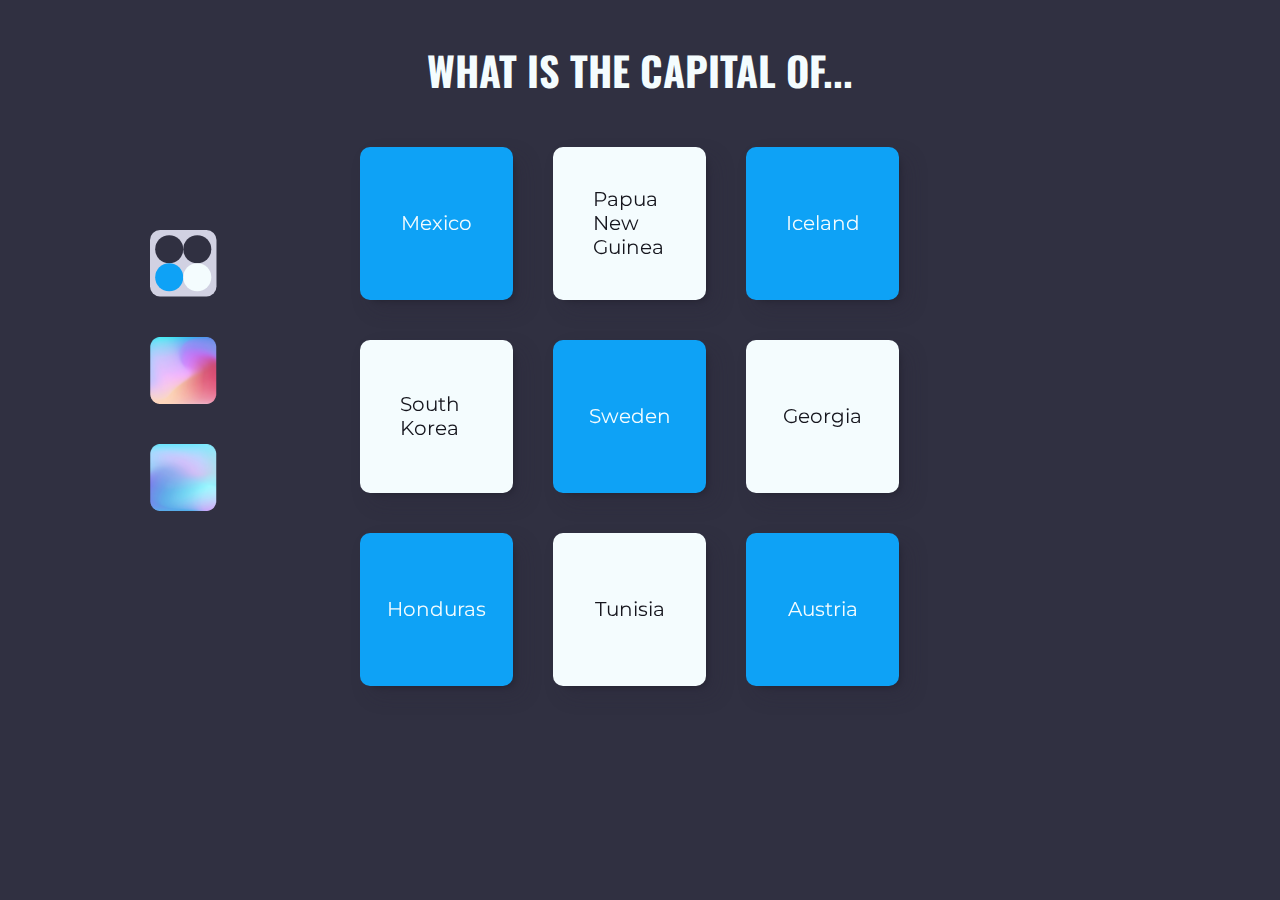
<file: index.html>
<!DOCTYPE html>
<html lang="en">
<head>
    <meta charset="UTF-8">
    <title>Country-Capital</title>
    <link rel="stylesheet" href="index.css">
    <link rel="preconnect" href="https://fonts.googleapis.com">
    <link rel="preconnect" href="https://fonts.gstatic.com" crossorigin>
    <link href="https://fonts.googleapis.com/css2?family=Montserrat:wght@500&family=Oswald:wght@500&display=swap" rel="stylesheet">
</head>
<body>
    <h1>WHAT IS THE CAPITAL OF...</h1>
    <section>
        <div class="row">
            <div class="card"> <!--1-->
                <div class="country-card">
                    <p class="country">Mexico</p>
                </div>
                <div class="capital-card">
                    <p class="capital">Mexico City</p>
                </div>
            </div>
            <div class="card"> <!--2-->
                <div class="country-card">
                    <p class="country">Papua New Guinea</p>
                </div>
                <div class="capital-card">
                    <p class="capital">Port Moresby</p>
                </div>
            </div>
            <div class="card"> <!--3-->
                <div class="country-card">
                    <p class="country">Iceland</p>
                </div>
                <div class="capital-card">
                    <p class="capital">Reykjavík</p>
                </div>
            </div>
        </div>

        <div class="row">
            <div class="card"> <!--4-->
                <div class="country-card">
                    <p class="country">South Korea</p>
                </div>
                <div class="capital-card">
                    <p class="capital">Seoul</p>
                </div>
            </div>
            <div class="card"> <!--5-->
                <div class="country-card">
                    <p class="country">Sweden</p>
                </div>
                <div class="capital-card">
                    <p class="capital">Stockholm</p>
                </div>
            </div>
            <div class="card"> <!--6-->
                <div class="country-card">
                    <p class="country">Georgia</p>
                </div>
                <div class="capital-card">
                    <p class="capital">Tbilisi</p>
                </div>
            </div>
        </div>

        <div class="row">
            <div class="card"> <!--7-->
                <div class="country-card">
                    <p class="country">Honduras</p>
                </div>
                <div class="capital-card">
                    <p class="capital">Tegucigalpa</p>
                </div>
            </div>
            <div class="card"> <!--8-->
                <div class="country-card">
                    <p class="country">Tunisia</p>
                </div>
                <div class="capital-card">
                    <p class="capital">Tunis</p>
                </div>
            </div>
            <div class="card"> <!--9-->
                <div class="country-card">
                    <p class="country">Austria</p>
                </div>
                <div class="capital-card">
                    <p class="capital">Vienna</p>
                </div>
            </div>
        </div>
    </section>
    <aside>
        <a href="index.html">
            <svg class="side-nav" width="67" height="67" viewBox="0 0 67 67" fill="none" xmlns="http://www.w3.org/2000/svg">
                <title>simple_icon</title>
                <rect width="66.4871" height="66.4871" rx="10" fill="#d1d1e2"/>
                <rect x="5.18079" y="5.18091" width="28.0627" height="28.0627" rx="14.0314" fill="#303041"/>
                <rect x="33.2435" y="5.18091" width="28.0627" height="28.0627" rx="14.0314" fill="#303041"/>
                <rect x="5.18079" y="33.2437" width="28.0627" height="28.0627" rx="14.0314" fill="#0EA2F6"/>
                <rect x="33.2435" y="33.2437" width="28.0627" height="28.0627" rx="14.0314" fill="#F4FCFE"/>
            </svg>
        </a>          
        <a href="indexGradientPink.html">
            <img class="side-nav" src="icons/pink.png" alt="pink-gradient-icon">
        </a>
        <a href="indexGradientBlue.html" alt="blue-gradient-page">
            <img class="side-nav" src="icons/blue.png" alt="blue-gradient-icon">
        </a>
    </aside>
</body>
</html>
</file>
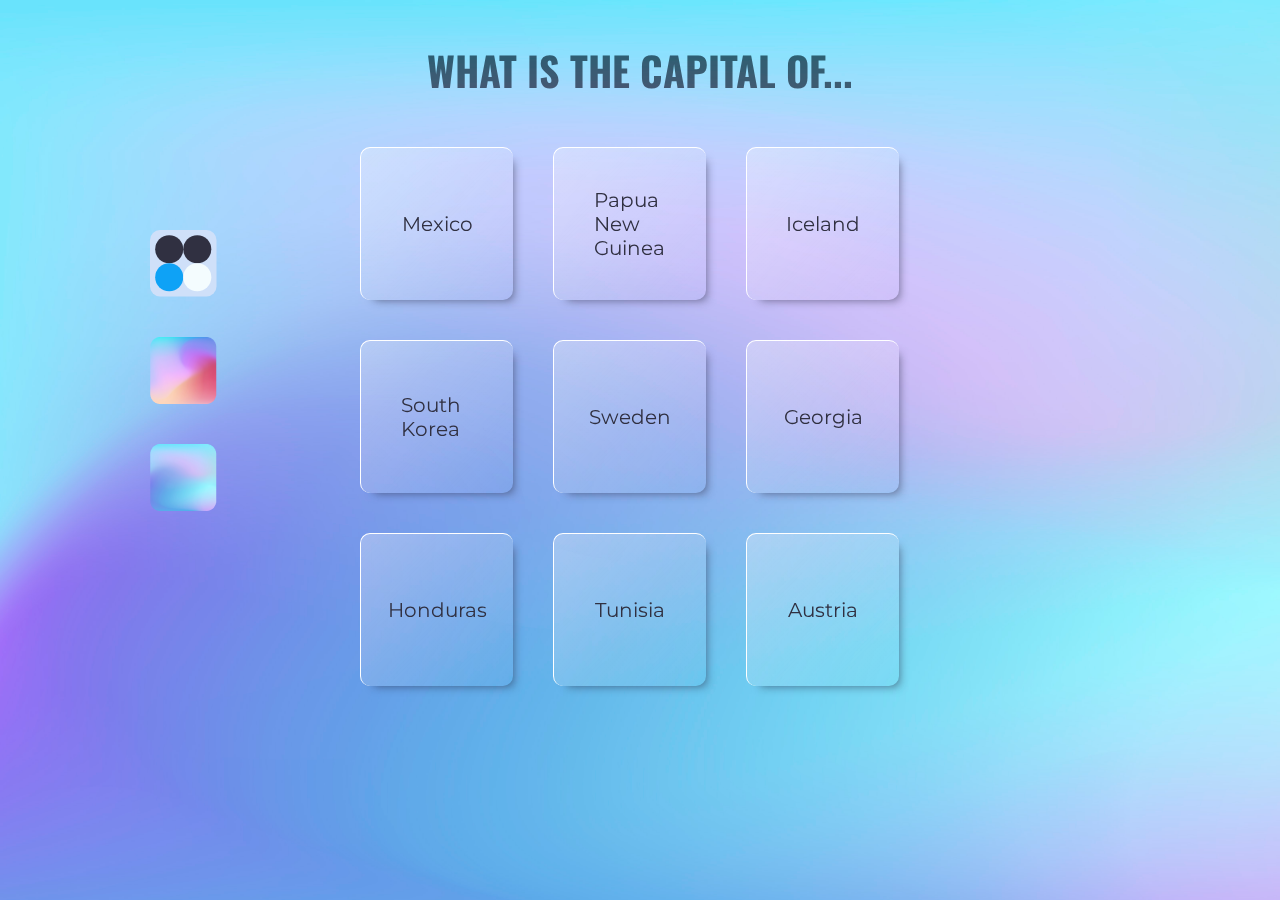
<file: indexGradientBlue.html>
<!DOCTYPE html>
<html lang="en">
<head>
    <meta charset="UTF-8">
    <title>Country-Capital</title>
    <link rel="stylesheet" href="indexGradientBlue.css">
    <link rel="preconnect" href="https://fonts.googleapis.com">
    <link rel="preconnect" href="https://fonts.gstatic.com" crossorigin>
    <link href="https://fonts.googleapis.com/css2?family=Montserrat:wght@500&family=Oswald:wght@500&display=swap" rel="stylesheet">
</head>
<body>
    <h1>WHAT IS THE CAPITAL OF...</h1>
    <section>
        <div class="row">
            <div class="card"> <!--1-->
                <div class="country-card">
                    <p class="country">Mexico</p>
                </div>
                <div class="capital-card">
                    <p class="capital">Mexico City</p>
                </div>
            </div>
            <div class="card"> <!--2-->
                <div class="country-card">
                    <p class="country">Papua New Guinea</p>
                </div>
                <div class="capital-card">
                    <p class="capital">Port Moresby</p>
                </div>
            </div>
            <div class="card"> <!--3-->
                <div class="country-card">
                    <p class="country">Iceland</p>
                </div>
                <div class="capital-card">
                    <p class="capital">Reykjavík</p>
                </div>
            </div>
        </div>

        <div class="row">
            <div class="card"> <!--4-->
                <div class="country-card">
                    <p class="country">South Korea</p>
                </div>
                <div class="capital-card">
                    <p class="capital">Seoul</p>
                </div>
            </div>
            <div class="card"> <!--5-->
                <div class="country-card">
                    <p class="country">Sweden</p>
                </div>
                <div class="capital-card">
                    <p class="capital">Stockholm</p>
                </div>
            </div>
            <div class="card"> <!--6-->
                <div class="country-card">
                    <p class="country">Georgia</p>
                </div>
                <div class="capital-card">
                    <p class="capital">Tbilisi</p>
                </div>
            </div>
        </div>

        <div class="row">
            <div class="card"> <!--7-->
                <div class="country-card">
                    <p class="country">Honduras</p>
                </div>
                <div class="capital-card">
                    <p class="capital">Tegucigalpa</p>
                </div>
            </div>
            <div class="card"> <!--8-->
                <div class="country-card">
                    <p class="country">Tunisia</p>
                </div>
                <div class="capital-card">
                    <p class="capital">Tunis</p>
                </div>
            </div>
            <div class="card"> <!--9-->
                <div class="country-card">
                    <p class="country">Austria</p>
                </div>
                <div class="capital-card">
                    <p class="capital">Vienna</p>
                </div>
            </div>
        </div>
    </section>
    <aside>
        <a href="index.html">
            <svg class="side-nav" class="top" width="67" height="67" viewBox="0 0 67 67" fill="none" xmlns="http://www.w3.org/2000/svg">
                <title>simple_icon</title>
                <rect width="66.4871" height="66.4871" rx="10" fill="#CFE0F9"/>
                <rect x="5.18079" y="5.18091" width="28.0627" height="28.0627" rx="14.0314" fill="#303041"/>
                <rect x="33.2435" y="5.18091" width="28.0627" height="28.0627" rx="14.0314" fill="#303041"/>
                <rect x="5.18079" y="33.2437" width="28.0627" height="28.0627" rx="14.0314" fill="#0EA2F6"/>
                <rect x="33.2435" y="33.2437" width="28.0627" height="28.0627" rx="14.0314" fill="#F4FCFE"/>
            </svg>
        </a>          
        <a href="indexGradientPink.html">
            <img class="side-nav" class="middle" src="icons/pink.png" alt="pink-gradient-icon">
        </a>
        <a href="indexGradientBlue.html" alt="blue-gradient-page">
            <img class="side-nav" class="bottom" src="icons/blue.png" alt="blue-gradient-icon">
        </a>
    </aside>
</body>
</html>
</file>
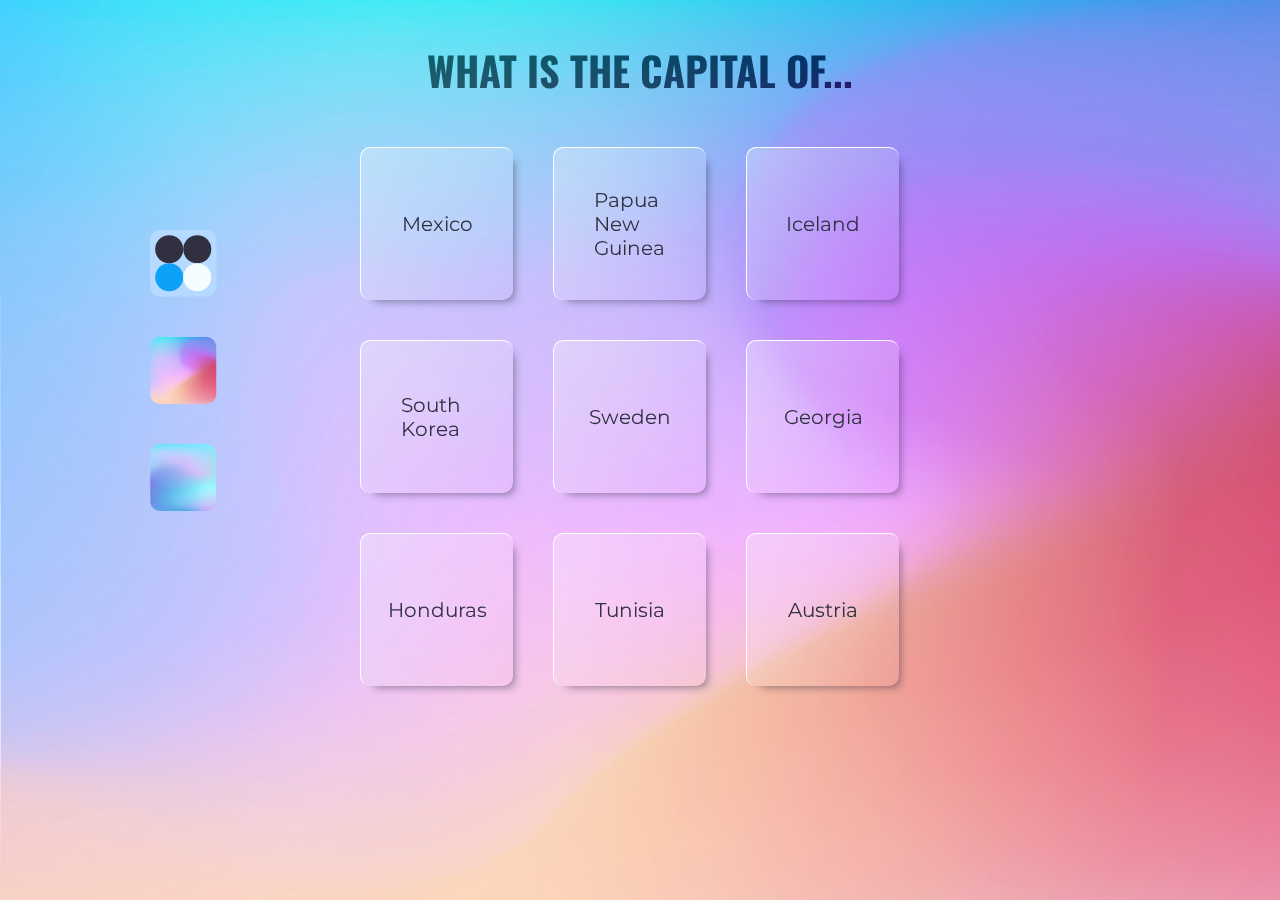
<file: indexGradientPink.html>
<!DOCTYPE html>
<html lang="en">
<head>
    <meta charset="UTF-8">
    <title>Country-Capital</title>
    <link rel="stylesheet" href="indexGradientPink.css">
    <link rel="preconnect" href="https://fonts.googleapis.com">
    <link rel="preconnect" href="https://fonts.gstatic.com" crossorigin>
    <link href="https://fonts.googleapis.com/css2?family=Montserrat:wght@500&family=Oswald:wght@500&display=swap" rel="stylesheet">
</head>
<body>
    <h1>WHAT IS THE CAPITAL OF...</h1>
    <section>
        <div class="row">
            <div class="card"> <!--1-->
                <div class="country-card">
                    <p class="country">Mexico</p>
                </div>
                <div class="capital-card">
                    <p class="capital">Mexico City</p>
                </div>
            </div>
            <div class="card"> <!--2-->
                <div class="country-card">
                    <p class="country">Papua New Guinea</p>
                </div>
                <div class="capital-card">
                    <p class="capital">Port Moresby</p>
                </div>
            </div>
            <div class="card"> <!--3-->
                <div class="country-card">
                    <p class="country">Iceland</p>
                </div>
                <div class="capital-card">
                    <p class="capital">Reykjavík</p>
                </div>
            </div>
        </div>

        <div class="row">
            <div class="card"> <!--4-->
                <div class="country-card">
                    <p class="country">South Korea</p>
                </div>
                <div class="capital-card">
                    <p class="capital">Seoul</p>
                </div>
            </div>
            <div class="card"> <!--5-->
                <div class="country-card">
                    <p class="country">Sweden</p>
                </div>
                <div class="capital-card">
                    <p class="capital">Stockholm</p>
                </div>
            </div>
            <div class="card"> <!--6-->
                <div class="country-card">
                    <p class="country">Georgia</p>
                </div>
                <div class="capital-card">
                    <p class="capital">Tbilisi</p>
                </div>
            </div>
        </div>

        <div class="row">
            <div class="card"> <!--7-->
                <div class="country-card">
                    <p class="country">Honduras</p>
                </div>
                <div class="capital-card">
                    <p class="capital">Tegucigalpa</p>
                </div>
            </div>
            <div class="card"> <!--8-->
                <div class="country-card">
                    <p class="country">Tunisia</p>
                </div>
                <div class="capital-card">
                    <p class="capital">Tunis</p>
                </div>
            </div>
            <div class="card"> <!--9-->
                <div class="country-card">
                    <p class="country">Austria</p>
                </div>
                <div class="capital-card">
                    <p class="capital">Vienna</p>
                </div>
            </div>
        </div>
    </section>
    <aside>
        <a href="index.html">
            <svg class="side-nav" class="top" width="67" height="67" viewBox="0 0 67 67" fill="none" xmlns="http://www.w3.org/2000/svg">
                <title>simple_icon</title>
                <rect width="66.4871" height="66.4871" rx="10" fill="#b6d9ff"/>
                <rect x="5.18079" y="5.18091" width="28.0627" height="28.0627" rx="14.0314" fill="#303041"/>
                <rect x="33.2435" y="5.18091" width="28.0627" height="28.0627" rx="14.0314" fill="#303041"/>
                <rect x="5.18079" y="33.2437" width="28.0627" height="28.0627" rx="14.0314" fill="#0EA2F6"/>
                <rect x="33.2435" y="33.2437" width="28.0627" height="28.0627" rx="14.0314" fill="#F4FCFE"/>
            </svg>
        </a>          
        <a href="indexGradientPink.html">
            <img class="side-nav" class="middle" src="icons/pink.png" alt="pink-gradient-icon">
        </a>
        <a href="indexGradientBlue.html" alt="blue-gradient-page">
            <img class="side-nav" class="bottom" src="icons/blue.png" alt="blue-gradient-icon">
        </a>
    </aside>
</body>
</html>
</file>
<file: index.css>
@import url("https://fonts.googleapis.com/css2?family=Montserrat:wght@500&family=Oswald:wght@500&display=swap");

body {
  background-color: #303041;
}

h1 {
  margin-top: 40px;
  font-size: 40px;
  text-align: center;
  color: #f4fcfe;
  font-family: "Oswald", sans-serif;
}

section {
  margin-left: auto;
  margin-right: auto;
  width: 600px;
  display: flex;
  flex-wrap: wrap;
}

.card {
  height: 153px;
  width: 153px;
  margin: 20px;
  transition: transform 1s ease-in-out;
  transform-style: preserve-3d;
  border-radius: 10px;
}

.card:hover {
  transform: rotateY(180deg);
}

.country-card, .capital-card {
  display: flex;
  justify-content: center;
  align-items: center;
  flex-wrap: wrap;
  height: 153px;
  width: 153px;
  border-radius: 10px;
  box-shadow: 10px 10px 20px 0 rgba(38, 35, 53, 0.2), 5px 5px 10px -7px rgba(11, 11, 12, 0.5);
  position: absolute;
  backface-visibility: hidden;
  box-sizing: border-box;
  padding: 0px 40px 0px 40px;
}

.capital-card {
  transform: rotateY(180deg);
}

.row {
  perspective: 500px;
  display: flex;
}

.row:nth-child(2n-1) > .card:nth-child(2n-1) > .country-card, .row:nth-child(2n) > .card:nth-child(2n) > .country-card{
  background-color: #0EA2F6;
}

.row:nth-child(2n-1) > .card:nth-child(2n) > .country-card, .row:nth-child(2n) > .card:nth-child(2n-1) > .country-card {
  background-color: #f4fcfe;
}

.capital-card {
  background-color: #fc0695;
}

.country, .capital {
  font-family: "Montserrat", sans-serif;
  font-size: 20px;
}

.row:nth-child(2n-1) > .card:nth-child(2n-1) > .country-card, .row:nth-child(2n) > .card:nth-child(2n) > .country-card {
  color: #f4fcfe;
}

.row:nth-child(2n-1) > .card:nth-child(2n) > .country-card, .row:nth-child(2n) > .card:nth-child(2n-1) > .country-card {
  color: #15151d;
}

.capital-card > p {
  color: #f4fcfe;
}

aside {
  position: absolute;
  top: 230px;
  left: 150px;
  display: flex;
  flex-direction: column;
  gap: 36px;
  border-radius: 10px;
}

.side-nav {
  height: 67px;
  width: 67px;
  transition: all .3s ease; 
}

.side-nav:hover {
  transform: scale(120%);
  border-radius: 12px;
}
</file>
<file: indexGradientBlue.css>
@import url("https://fonts.googleapis.com/css2?family=Montserrat:wght@500&family=Oswald:wght@500&display=swap");

body {
  background-image: url('gradients/blue_gradient.jpg');
  background-repeat: no-repeat;
  background-size: 1600px 950px;
}

h1 {
  margin-top: 40px;
  font-size: 40px;
  text-align: center;
  color: #f4fcfe;
  font-family: "Oswald", sans-serif;
  color: #5F828B;
  mix-blend-mode: difference;

}

section {
  margin-left: auto;
  margin-right: auto;
  width: 600px;
  display: flex;
  flex-wrap: wrap;
}

.card {
  height: 153px;
  width: 153px;
  margin: 20px;
  transition: transform 1s ease-in-out;
  transform-style: preserve-3d;
  border-radius: 10px;
}

.card:hover {
  transform: rotateY(180deg);
}

.country-card, .capital-card {
  display: flex;
  justify-content: center;
  align-items: center;
  flex-wrap: wrap;
  height: 153px;
  width: 153px;
  border-radius: 10px;
  background: linear-gradient(314.52deg, rgba(255, 253, 253, 0) 0%, rgba(255, 255, 255, 0.4) 126.86%);
  box-shadow: 7px 7px 10px -7px rgba(38, 38, 62, 0.6);
  position: absolute;
  backface-visibility: hidden;
  box-sizing: border-box;
  padding: 0px 40px 0px 40px;
  color: #303041;
  border-left: 1px solid white;
  border-top: 1px solid white;
}

.capital-card {
  transform: rotateY(180deg);
}

.row {
  perspective: 500px;
  display: flex;
}

.capital-card {
  background: linear-gradient(140deg, rgba(255, 255, 255, .8) -60%, rgb(78, 64, 202));
}

.country, .capital {
  font-family: "Montserrat", sans-serif;
  font-size: 20px;
}

.capital-card > p {
  color: #f4fcfe;
}

aside {
  position: absolute;
  top: 230px;
  left: 150px;
  display: flex;
  flex-direction: column;
  gap: 36px;
  border-radius: 10px;
}

.side-nav {
  height: 67px;
  width: 67px;
  transition: all .3s ease; 
}

.side-nav:hover {
  transform: scale(120%);
  border-radius: 12px;
}
</file>
<file: indexGradientPink.css>
@import url("https://fonts.googleapis.com/css2?family=Montserrat:wght@500&family=Oswald:wght@500&display=swap");

body {
  background-image: url('gradients/pink_gradient.jpg');
  background-repeat: no-repeat;
  background-size: 1600px 950px;
}

h1 {
  margin-top: 40px;
  font-size: 40px;
  text-align: center;
  font-family: "Oswald", sans-serif;
  color: #5F828B;
  mix-blend-mode: difference;
}

section {
  margin-left: auto;
  margin-right: auto;
  width: 600px;
  display: flex;
  flex-wrap: wrap;
}

.card {
  height: 153px;
  width: 153px;
  margin: 20px;
  transition: transform 1s ease-in-out;
  transform-style: preserve-3d;
  border-radius: 10px;
}

.card:hover {
  transform: rotateY(180deg);
}

.country-card, .capital-card {
  display: flex;
  justify-content: center;
  align-items: center;
  flex-wrap: wrap;
  height: 153px;
  width: 153px;
  border-radius: 10px;
  background: linear-gradient(314.52deg, rgba(255, 253, 253, 0) 0%, rgba(255, 255, 255, 0.4) 126.86%);
  box-shadow: 7px 7px 10px -7px rgba(38, 38, 62, 0.6);
  position: absolute;
  backface-visibility: hidden;
  box-sizing: border-box;
  padding: 0px 40px 0px 40px;
  color: #303041;
  border-left: 1px solid white;
  border-top: 1px solid white;
}

.capital-card {
  transform: rotateY(180deg);
}

.row {
  perspective: 500px;
  display: flex;
}

.capital-card {
  background: linear-gradient(140deg, rgba(255, 255, 255, .8) -40%, rgba(252, 6, 149, 1));
}

.country, .capital {
  font-family: "Montserrat", sans-serif;
  font-size: 20px;
}

.capital-card > p {
  color: #f4fcfe;
}

aside {
  position: absolute;
  top: 230px;
  left: 150px;
  display: flex;
  flex-direction: column;
  gap: 36px;
  border-radius: 10px;
}

.side-nav {
  height: 67px;
  width: 67px;
  transition: all .3s ease; 
}

.side-nav:hover {
  transform: scale(120%);
  border-radius: 12px;
}
</file>
